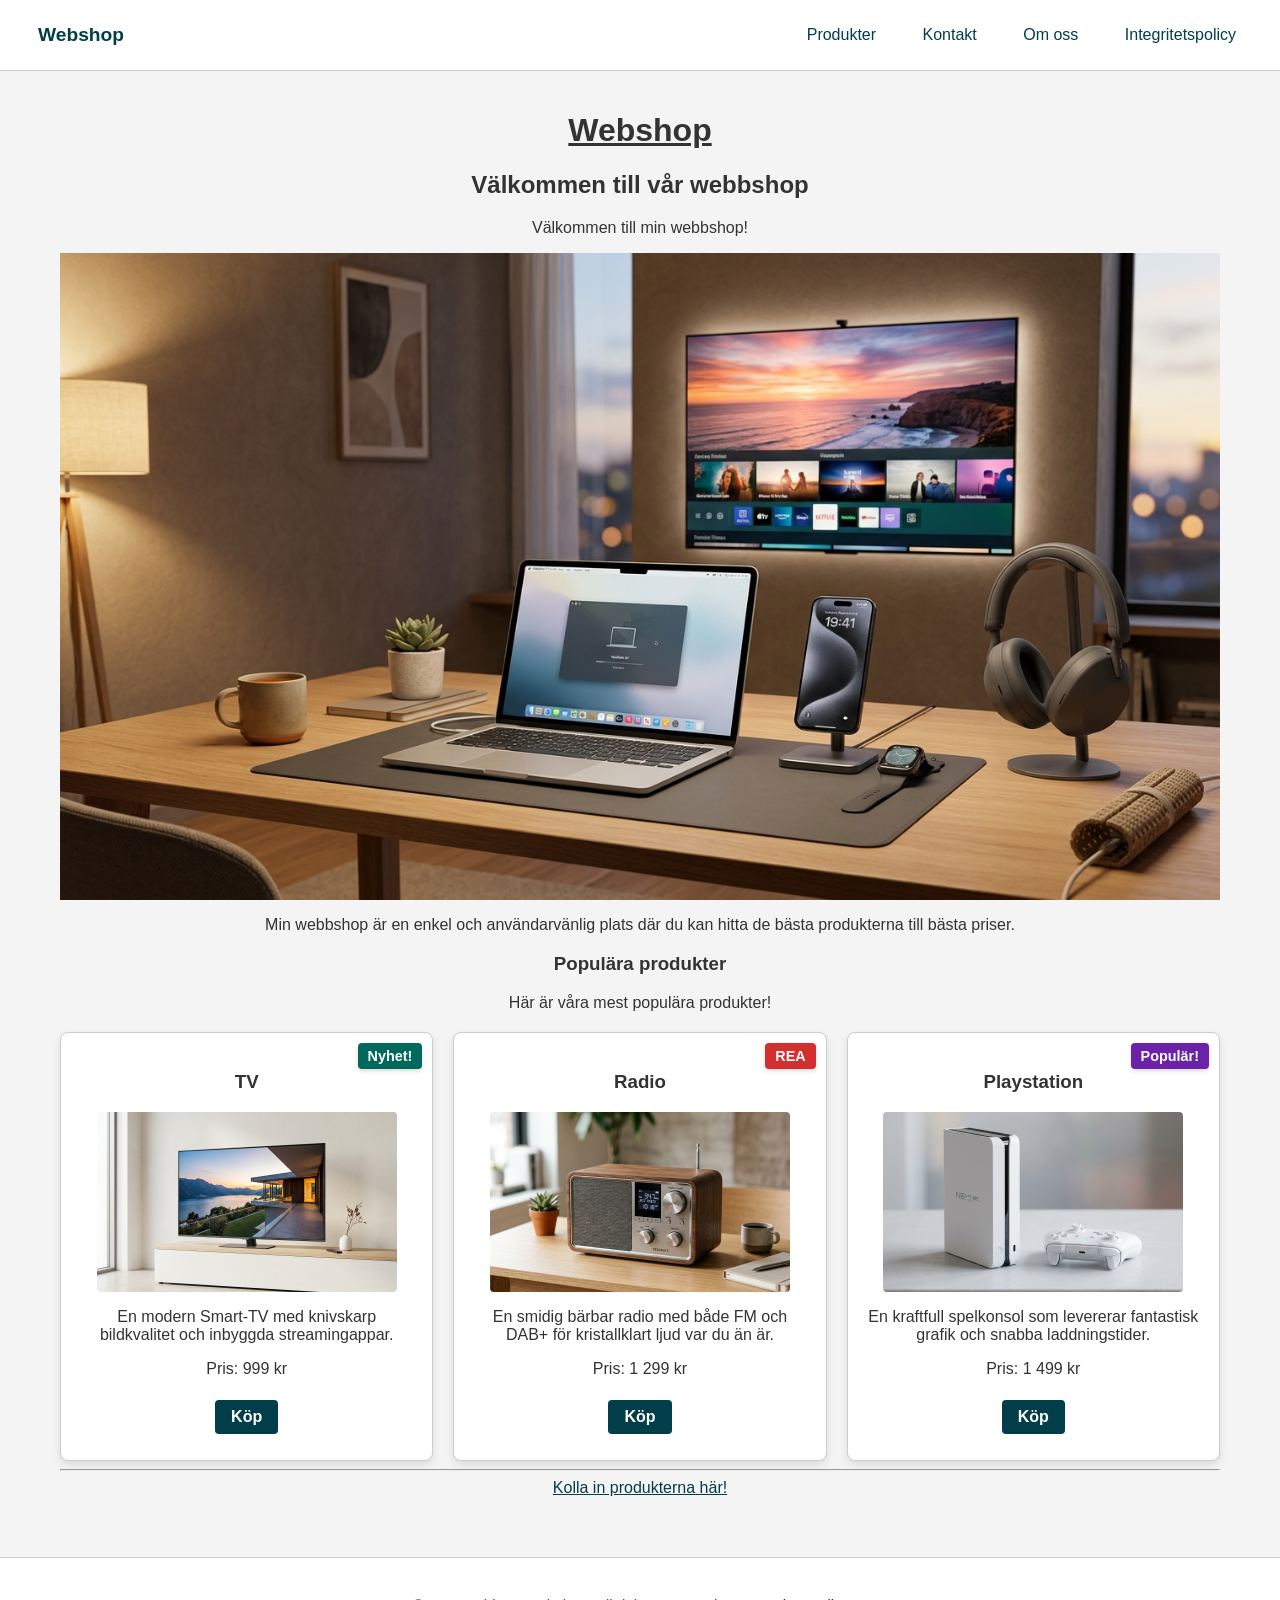
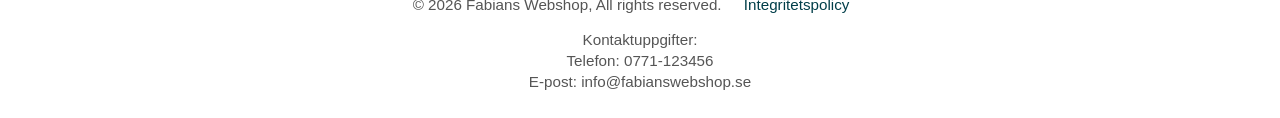
<file: index.html>
<!doctype html>
<html lang="sv">
  <head>
    <meta charset="UTF-8" />
    <meta name="viewport" content="width=device-width, initial-scale=1.0" />
    <title>Webshop</title>
    <link rel="stylesheet" href="style.css" />
    <script src="main.js" defer></script>
  </head>
  <body class="page-index">
    <nav>
      <a href="index.html">Webshop</a>
      <button id="menu-btn" class="menu-button">&#9776;</button>
      <div id="nav-links" class="nav-links float-right">
        <a class="margin-right-10" href="products.html">Produkter</a>
        <a class="margin-right-10" href="contact.html">Kontakt</a>
        <a class="margin-right-10" href="about.html">Om oss</a>
        <a class="margin-right-10" href="privacy.html">Integritetspolicy</a>
      </div>
    </nav>

    <main>
      <h1>Webshop</h1>
      <section>
        <h2>Välkommen till vår webbshop</h2>
        <p>Välkommen till min webbshop!</p>
        <img
          src="electronics_hero.jpg"
          alt="Laptop, smartphone, hörlurar, smartwatch och projektor på ett bord"
          style="max-width: 100%; height: auto"
        />
        <p>
          Min webbshop är en enkel och användarvänlig plats där du kan hitta de
          bästa produkterna till bästa priser.
        </p>
        <section>
          <h3>Populära produkter</h3>
          <p>Här är våra mest populära produkter!</p>
          <div class="product-container">
            <article>
              <h3>TV</h3>
              <img src="tv.jpg" alt="Platt-tv på en vit bänk" />
              <span class="badge badge-new">Nyhet!</span>
              <p>
                En modern Smart-TV med knivskarp bildkvalitet och inbyggda
                streamingappar.
              </p>
              <p>Pris: 999 kr</p>
              <button class="buy-btn" data-name="TV">Köp</button>
            </article>
            <article>
              <h3>Radio</h3>
              <img src="radio.jpg" alt="Brun radio" />
              <span class="badge badge-sale">REA</span>
              <p>
                En smidig bärbar radio med både FM och DAB+ för kristallklart
                ljud var du än är.
              </p>
              <p>Pris: 1 299 kr</p>
              <button class="buy-btn" data-name="Radio">Köp</button>
            </article>
            <article>
              <h3>Playstation</h3>
              <img
                src="playstation.jpg"
                alt="Vitt playstation med kontroller"
              />
              <span class="badge badge-popular">Populär!</span>
              <p>
                En kraftfull spelkonsol som levererar fantastisk grafik och
                snabba laddningstider.
              </p>
              <p>Pris: 1 499 kr</p>
              <button class="buy-btn" data-name="Playstation">Köp</button>
            </article>
          </div>
        </section>
        <hr />
        <a href="products.html">Kolla in produkterna här!</a>
      </section>
    </main>

    <footer>
      <span>&copy; 2026 Fabians Webshop, All rights reserved.</span>
      <a href="privacy.html">Integritetspolicy</a>
      <p>Kontaktuppgifter:</p>
      <p>Telefon: 0771-123456</p>
      <p>E-post: info@fabianswebshop.se</p>
    </footer>
  </body>
</html>
</file>
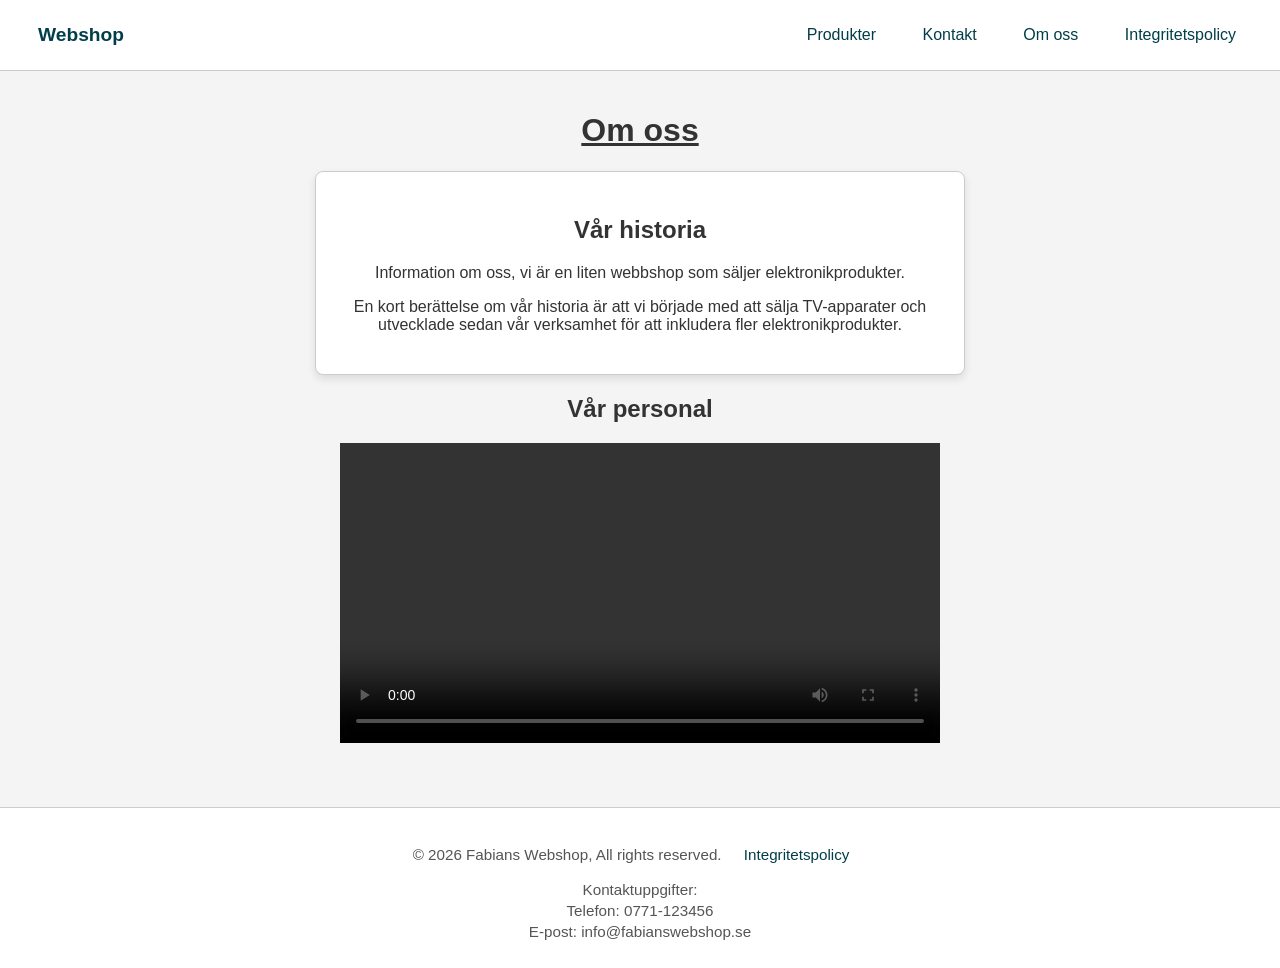
<file: about.html>
<!doctype html>
<html lang="sv">
  <head>
    <meta charset="UTF-8" />
    <meta name="viewport" content="width=device-width, initial-scale=1.0" />
    <title>Om oss</title>
    <link rel="stylesheet" href="style.css" />
    <script src="main.js" defer></script>
  </head>
  <body>
    <nav>
      <a href="index.html">Webshop</a>
      <button id="menu-btn" class="menu-button">&#9776;</button>
      <div id="nav-links" class="nav-links float-right">
        <a class="margin-right-10" href="products.html">Produkter</a>
        <a class="margin-right-10" href="contact.html">Kontakt</a>
        <a class="margin-right-10" href="about.html">Om oss</a>
        <a class="margin-right-10" href="privacy.html">Integritetspolicy</a>
      </div>
    </nav>

    <main>
      <h1>Om oss</h1>
      <div class="about-card">
        <section>
          <h2>Vår historia</h2>
          <p>
            Information om oss, vi är en liten webbshop som säljer
            elektronikprodukter.
          </p>
          <p>
            En kort berättelse om vår historia är att vi började med att sälja
            TV-apparater och utvecklade sedan vår verksamhet för att inkludera
            fler elektronikprodukter.
          </p>
        </section>
      </div>

      <section>
        <h2>Vår personal</h2>
        <video controls class="big-image">
          <source src="personalen.mp4" type="video/mp4" />
          Din webbläsare stöder inte videotaggen.
        </video>
      </section>
    </main>

    <footer>
      <span>&copy; 2026 Fabians Webshop, All rights reserved.</span>
      <a href="privacy.html">Integritetspolicy</a>
      <p>Kontaktuppgifter:</p>
      <p>Telefon: 0771-123456</p>
      <p>E-post: info@fabianswebshop.se</p>
    </footer>
  </body>
</html>
</file>
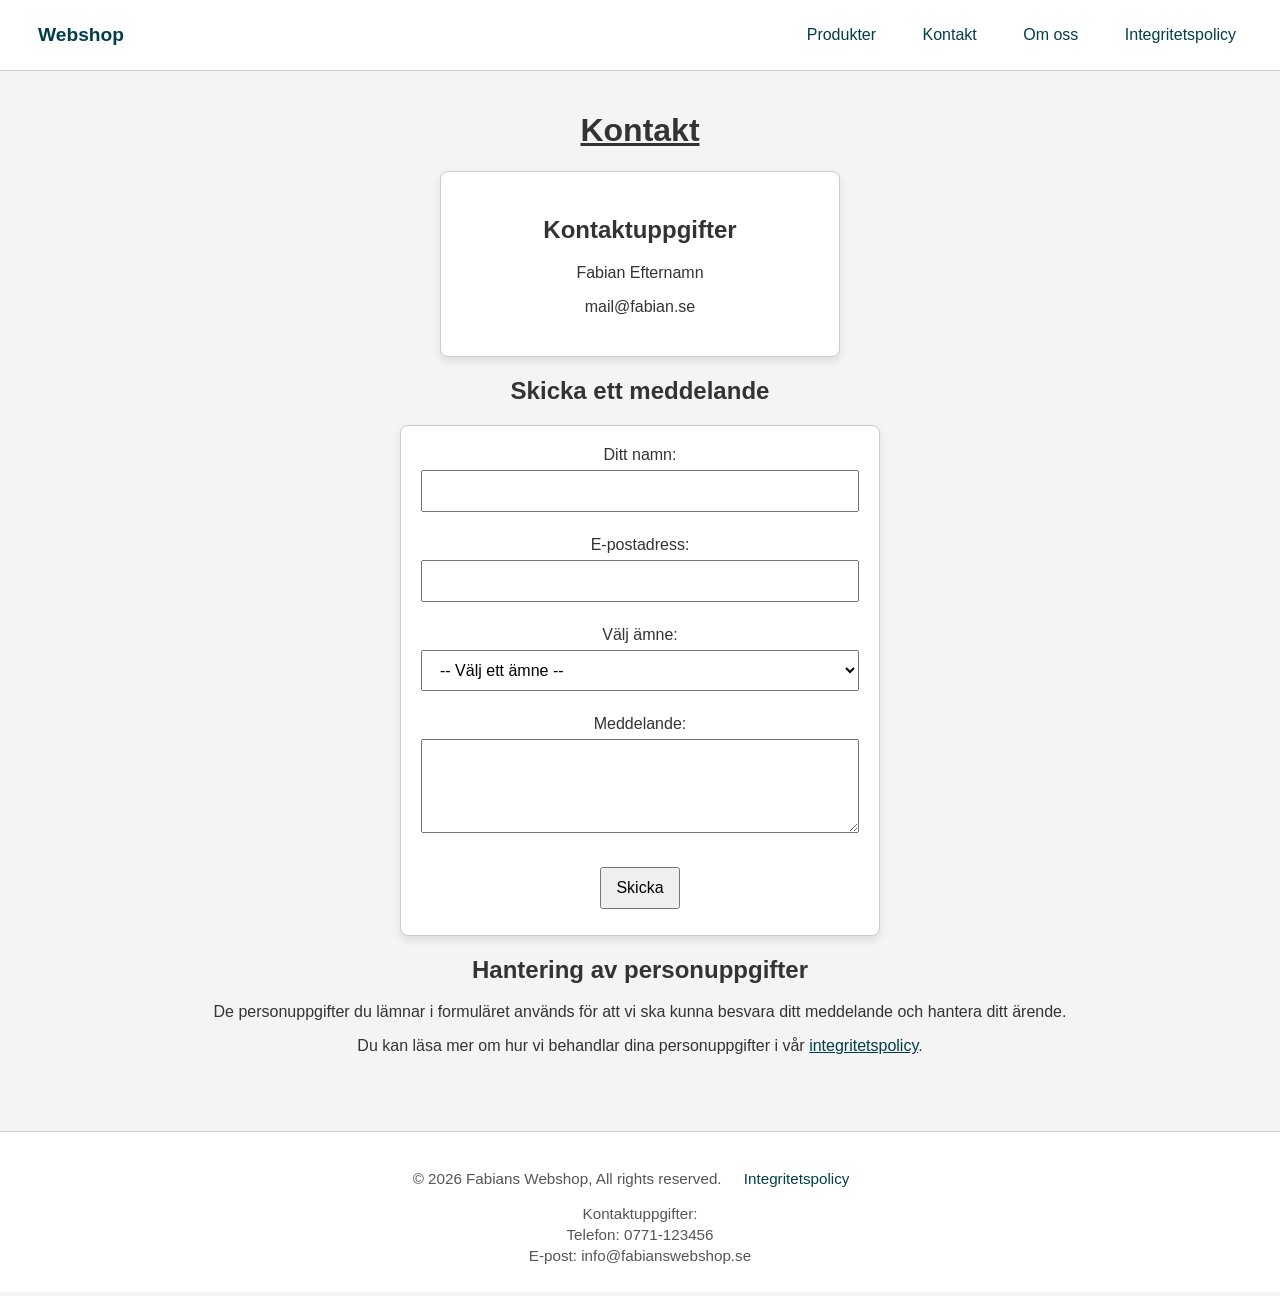
<file: contact.html>
<!doctype html>
<html lang="sv">
  <head>
    <meta charset="UTF-8" />
    <meta name="viewport" content="width=device-width, initial-scale=1.0" />
    <title>Kontakt</title>
    <link rel="stylesheet" href="style.css" />
    <script src="main.js" defer></script>
  </head>
  <body>
    <nav>
      <a href="index.html">Webshop</a>
      <button id="menu-btn" class="menu-button">&#9776;</button>
      <div id="nav-links" class="nav-links float-right">
        <a class="margin-right-10" href="products.html">Produkter</a>
        <a class="margin-right-10" href="contact.html">Kontakt</a>
        <a class="margin-right-10" href="about.html">Om oss</a>
        <a class="margin-right-10" href="privacy.html">Integritetspolicy</a>
      </div>
    </nav>

    <main>
      <h1>Kontakt</h1>
      <div class="contact-card">
        <section>
          <h2>Kontaktuppgifter</h2>
          <p>Fabian Efternamn</p>
          <p>mail@fabian.se</p>
        </section>
      </div>

      <section>
        <h2>Skicka ett meddelande</h2>
        <form autocomplete="on">
          <label for="namn">Ditt namn:</label><br />
          <input
            type="text"
            id="namn"
            name="namn"
            autocomplete="name"
            required
          /><br /><br />

          <label for="epost">E-postadress:</label><br />
          <input
            type="email"
            id="epost"
            name="epost"
            autocomplete="email"
            required
          /><br /><br />

          <label for="amne">Välj ämne:</label><br />
          <select id="amne" name="amne" required>
            <option value="">-- Välj ett ämne --</option>
            <option value="fraga">Fråga om produkt</option>
            <option value="reklamation">Reklamation</option>
            <option value="ovrigt">Övrigt</option></select
          ><br /><br />

          <label for="meddelande">Meddelande:</label><br />
          <textarea
            id="meddelande"
            name="meddelande"
            rows="4"
            cols="30"
            required
          ></textarea
          ><br /><br />

          <button type="submit">Skicka</button>
        </form>
      </section>

      <section>
        <h2>Hantering av personuppgifter</h2>
        <p>
          De personuppgifter du lämnar i formuläret används för att vi ska kunna
          besvara ditt meddelande och hantera ditt ärende.
        </p>
        <p>
          Du kan läsa mer om hur vi behandlar dina personuppgifter i vår
          <a href="privacy.html">integritetspolicy</a>.
        </p>
      </section>
    </main>

    <footer>
      <span>&copy; 2026 Fabians Webshop, All rights reserved.</span>
      <a href="privacy.html">Integritetspolicy</a>
      <p>Kontaktuppgifter:</p>
      <p>Telefon: 0771-123456</p>
      <p>E-post: info@fabianswebshop.se</p>
    </footer>
  </body>
</html>
</file>
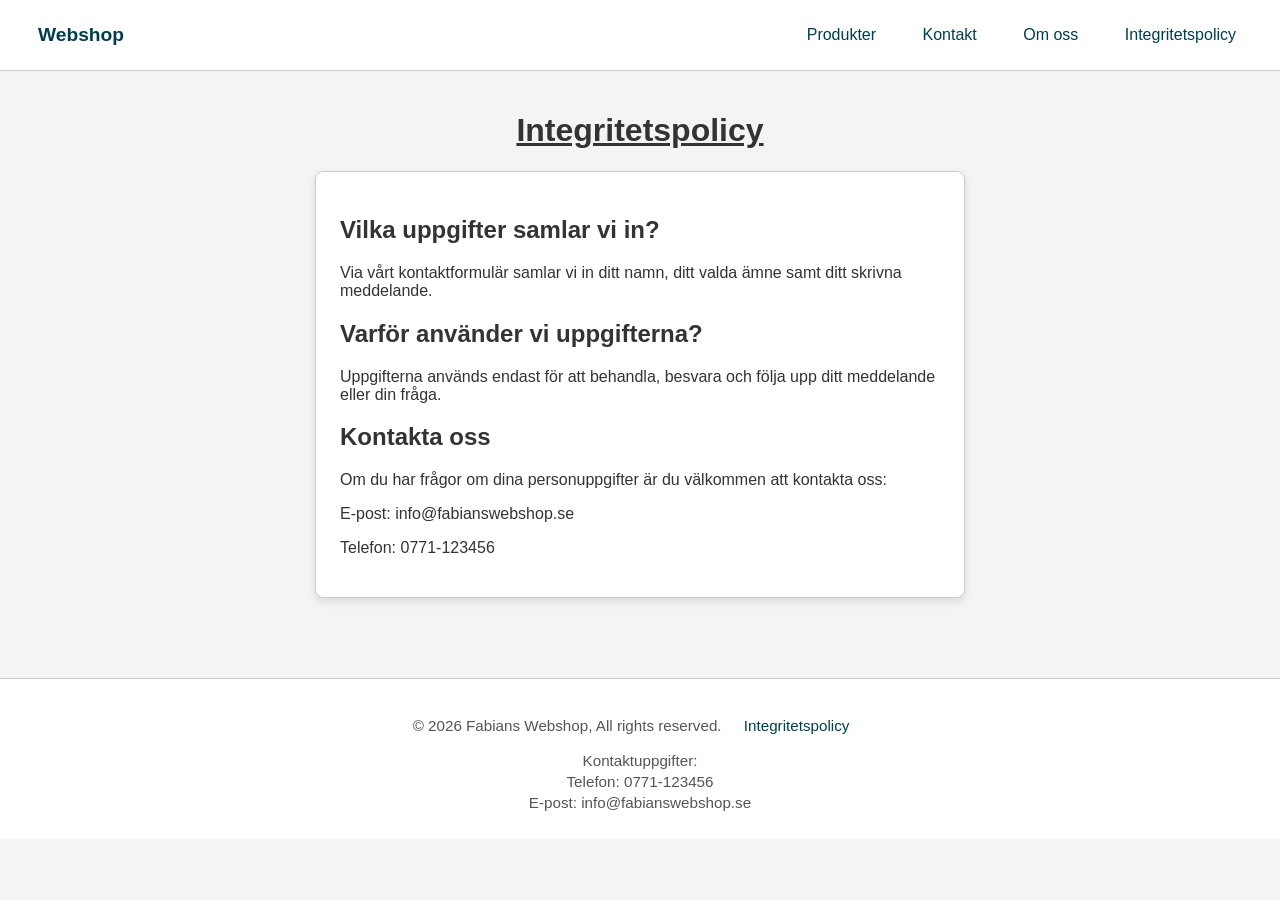
<file: privacy.html>
<!doctype html>
<html lang="sv">
  <head>
    <meta charset="UTF-8" />
    <meta name="viewport" content="width=device-width, initial-scale=1.0" />
    <title>Integritetspolicy</title>
    <link rel="stylesheet" href="style.css" />
    <script src="main.js" defer></script>
  </head>
  <body>
    <nav>
      <a href="index.html">Webshop</a>
      <button id="menu-btn" class="menu-button">&#9776;</button>
      <div id="nav-links" class="nav-links float-right">
        <a class="margin-right-10" href="products.html">Produkter</a>
        <a class="margin-right-10" href="contact.html">Kontakt</a>
        <a class="margin-right-10" href="about.html">Om oss</a>
        <a class="margin-right-10" href="privacy.html">Integritetspolicy</a>
      </div>
    </nav>

    <main>
      <h1>Integritetspolicy</h1>

      <div class="privacy-card">
        <section>
          <h2>Vilka uppgifter samlar vi in?</h2>
          <p>
            Via vårt kontaktformulär samlar vi in ditt namn, ditt valda ämne
            samt ditt skrivna meddelande.
          </p>
        </section>

        <section>
          <h2>Varför använder vi uppgifterna?</h2>
          <p>
            Uppgifterna används endast för att behandla, besvara och följa upp
            ditt meddelande eller din fråga.
          </p>
        </section>

        <section>
          <h2>Kontakta oss</h2>
          <p>
            Om du har frågor om dina personuppgifter är du välkommen att
            kontakta oss:
          </p>
          <p>E-post: info@fabianswebshop.se</p>
          <p>Telefon: 0771-123456</p>
        </section>
      </div>
    </main>

    <footer>
      <span>&copy; 2026 Fabians Webshop, All rights reserved.</span>
      <a href="privacy.html">Integritetspolicy</a>
      <p>Kontaktuppgifter:</p>
      <p>Telefon: 0771-123456</p>
      <p>E-post: info@fabianswebshop.se</p>
    </footer>
  </body>
</html>
</file>
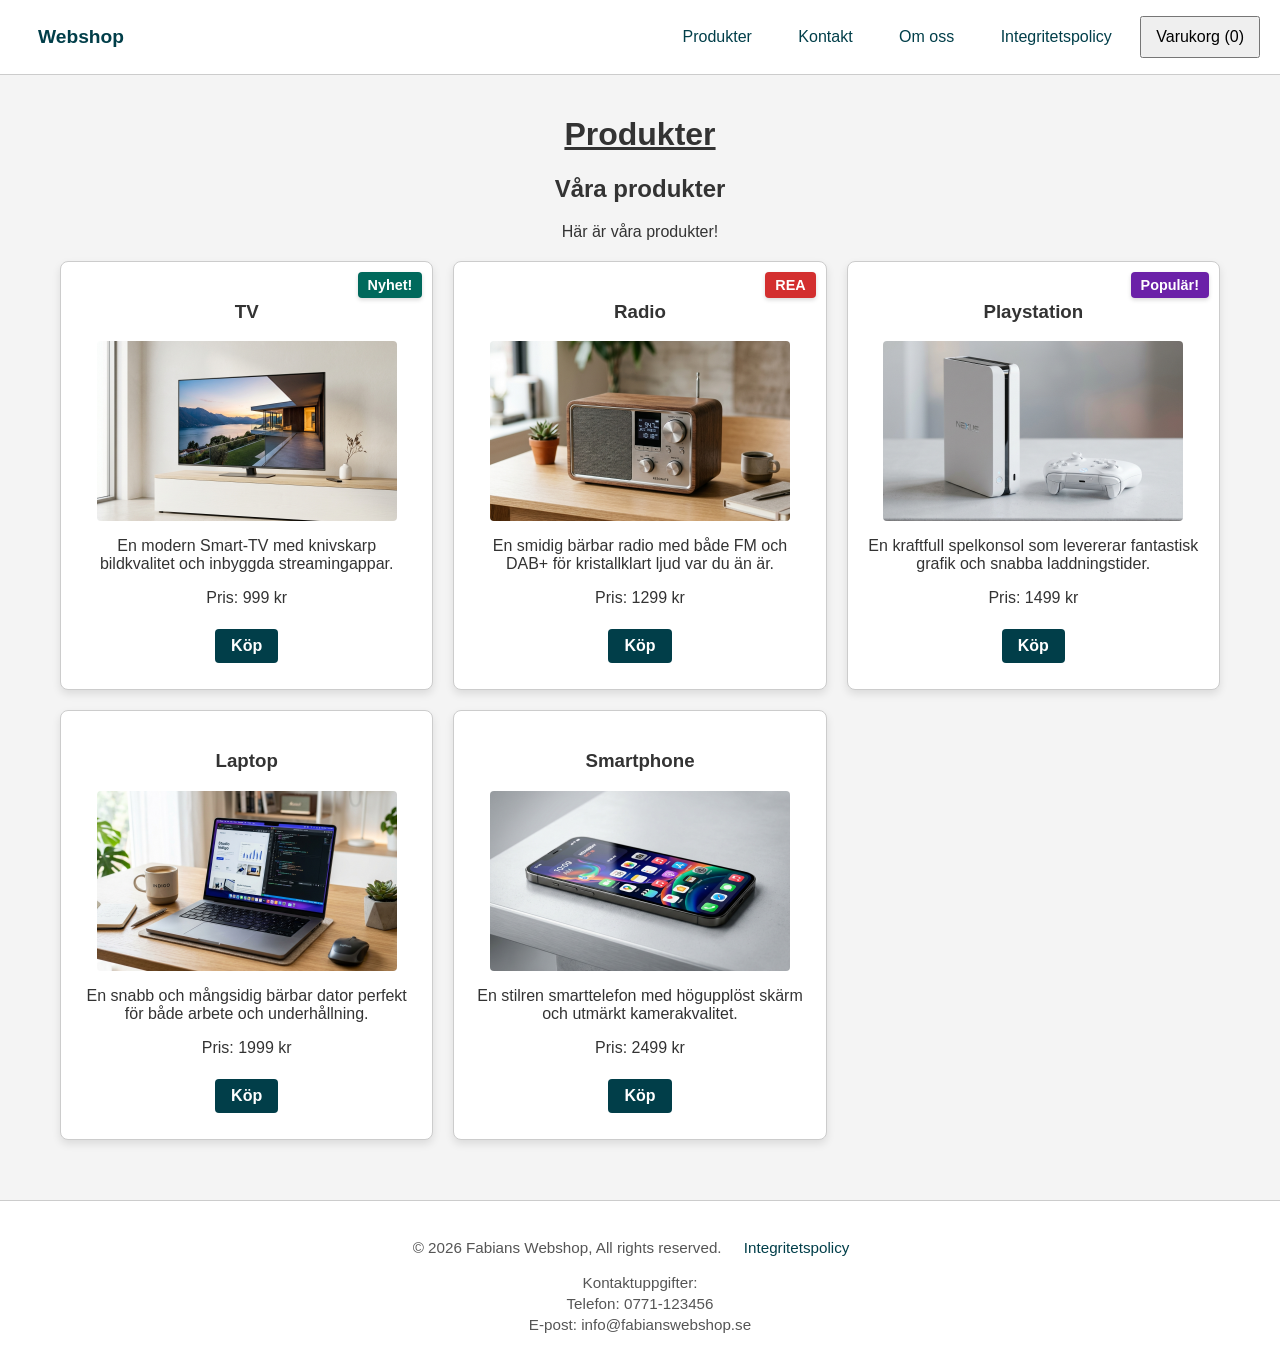
<file: products.html>
<!doctype html>
<html lang="sv">
  <head>
    <meta charset="UTF-8" />
    <meta name="viewport" content="width=device-width, initial-scale=1.0" />
    <title>Produkter</title>
    <link rel="stylesheet" href="style.css" />
    <script src="main.js" defer></script>
  </head>
  <body class="page-products">
    <nav>
      <a href="index.html">Webshop</a>
      <button id="menu-btn" class="menu-button">&#9776;</button>
      <div id="nav-links" class="nav-links float-right">
        <a class="margin-right-10" href="products.html">Produkter</a>
        <a class="margin-right-10" href="contact.html">Kontakt</a>
        <a class="margin-right-10" href="about.html">Om oss</a>
        <a class="margin-right-10" href="privacy.html">Integritetspolicy</a>
        <button id="cart-menu-btn" class="cart-menu-btn">
          Varukorg (<span id="cart-count">0</span>)
        </button>
      </div>
    </nav>

    <main>
      <h1>Produkter</h1>
      <section>
        <h2>Våra produkter</h2>
        <p>Här är våra produkter!</p>
        <div id="productList" class="product-container"></div>
      </section>
      <section id="cart-modal" class="cart-modal hidden">
        <h2>Din Varukorg</h2>
        <ul id="cart-items"></ul>
        <button id="close-cart-btn" class="close-btn">Stäng</button>
      </section>
    </main>

    <footer>
      <span>&copy; 2026 Fabians Webshop, All rights reserved.</span>
      <a href="privacy.html">Integritetspolicy</a>
      <p>Kontaktuppgifter:</p>
      <p>Telefon: 0771-123456</p>
      <p>E-post: info@fabianswebshop.se</p>
    </footer>
  </body>
</html>
</file>
<file: style.css>
*,
*::before,
*::after {
  box-sizing: border-box;
}

body {
  font-family: Arial, sans-serif;
  background-color: #f4f4f4;
  color: #333;
  margin: 0;
}

main,
footer {
  text-align: center;
}

main {
  padding: 20px;
  max-width: 1200px;
  margin: auto;
}

.float-right {
  float: right;
}

.margin-right-10 {
  margin-right: 10px;
}

img {
  max-width: 300px;
  height: auto;
  display: block;
  margin: 10px auto;
}

.big-image {
  max-width: 600px;
  width: 100%;
}

a {
  color: rgb(1, 62, 73);
  text-decoration: underline;
}

a:hover {
  color: orange;
}

nav a,
footer a {
  display: inline-block;
  padding: 10px 14px;
  margin: 4px;
  text-decoration: none;
}

nav a:hover,
footer a:hover {
  text-decoration: underline;
}

button,
input,
select,
textarea {
  font-size: 16px;
  padding: 10px 14px;
  margin-top: 6px;
  margin-bottom: 6px;
  box-sizing: border-box;
}

form {
  background-color: #ffffff;
  border: 1px solid #ccc;
  border-radius: 8px;
  padding: 20px;
  max-width: 480px;
  margin-left: auto;
  margin-right: auto;
  box-shadow: 0 4px 8px rgba(0, 0, 0, 0.1);
}

form input[type="text"],
form input[type="email"],
form select,
form textarea {
  width: 100%;
}

footer {
  background-color: #ffffff;
  border-top: 1px solid #ccc;
  padding: 24px 20px;
  margin-top: 40px;
  text-align: center;
  font-size: 0.95rem;
  color: #555;
}

footer p {
  margin: 4px 0;
}

nav {
  display: flex;
  justify-content: space-between;
  align-items: center;
  flex-wrap: wrap;
  background-color: #ffffff;
  padding: 10px 20px;
  border-bottom: 1px solid #ccc;
  position: sticky;
  top: 0;
  z-index: 1000;
}

nav > a {
  font-weight: bold;
  font-size: 1.2rem;
}

.menu-button {
  display: none;
  background: #ffffff;
  border: 1px solid #ccc;
  border-radius: 4px;
  font-size: 1.4rem;
  padding: 4px 10px;
  cursor: pointer;
  user-select: none;
}

@media (max-width: 768px) {
  nav {
    flex-wrap: wrap;
  }

  .menu-button {
    display: block;
  }

  .nav-links {
    display: none;
    width: 100%;
    flex-direction: column;
    margin-top: 10px;
    background-color: #ffffff;
    padding: 10px;
    border-radius: 4px;
    box-shadow: 0 4px 8px rgba(0, 0, 0, 0.1);
  }

  .nav-links.active {
    display: flex;
  }
}

.product-container {
  display: flex;
  flex-wrap: wrap;
  gap: 20px;
  margin-top: 20px;
}

.product-container article {
  width: calc((100% - 40px) / 3);
  background-color: #ffffff;
  border: 1px solid #ccc;
  border-radius: 8px;
  padding: 20px;
  box-shadow: 0 4px 8px rgba(0, 0, 0, 0.1);
  position: relative;
}

@media (max-width: 900px) {
  .product-container article {
    width: calc((100% - 20px) / 2);
  }
}

@media (max-width: 600px) {
  .product-container article {
    width: 100%;
  }
}

.product-container img {
  width: 100%;
  height: 180px;
  object-fit: cover;
  border-radius: 4px;
}

h1 {
  text-decoration: underline;
}

.privacy-card {
  background-color: #ffffff;
  border: 1px solid #ccc;
  border-radius: 8px;
  padding: 24px;
  max-width: 650px;
  margin: 20px auto;
  text-align: left;
  box-shadow: 0 4px 8px rgba(0, 0, 0, 0.1);
}

.about-card {
  background-color: #ffffff;
  border: 1px solid #ccc;
  border-radius: 8px;
  padding: 24px;
  max-width: 650px;
  margin: 20px auto;
  text-align: center;
  box-shadow: 0 4px 8px rgba(0, 0, 0, 0.1);
}

.contact-card {
  background-color: #ffffff;
  border: 1px solid #ccc;
  border-radius: 8px;
  padding: 24px;
  max-width: 400px;
  margin: 20px auto;
  text-align: center;
  box-shadow: 0 4px 8px rgba(0, 0, 0, 0.1);
}

.badge {
  position: absolute;
  top: 10px;
  right: 10px;
  background-color: #d32f2f;
  color: #ffffff;
  padding: 5px 10px;
  border-radius: 4px;
  font-size: 0.9rem;
  font-weight: bold;
  box-shadow: 0 2px 4px rgba(0, 0, 0, 0.15);
}

.badge-new {
  background-color: #00695c;
}

.badge-sale {
  background-color: #d32f2f;
}

.badge-popular {
  background-color: #6b21a8;
}

.buy-btn {
  background-color: rgb(1, 62, 73);
  color: #ffffff;
  border: none;
  border-radius: 4px;
  padding: 8px 16px;
  cursor: pointer;
  font-weight: bold;
}

.buy-btn:hover {
  background-color: orange;
  color: #333;
}

.hidden {
  display: none !important;
}

.cart-modal {
  position: fixed;
  top: 70px;
  right: 20px;
  background-color: white;
  border: 1px solid black;
  padding: 15px;
  z-index: 1000;
}
</file>
